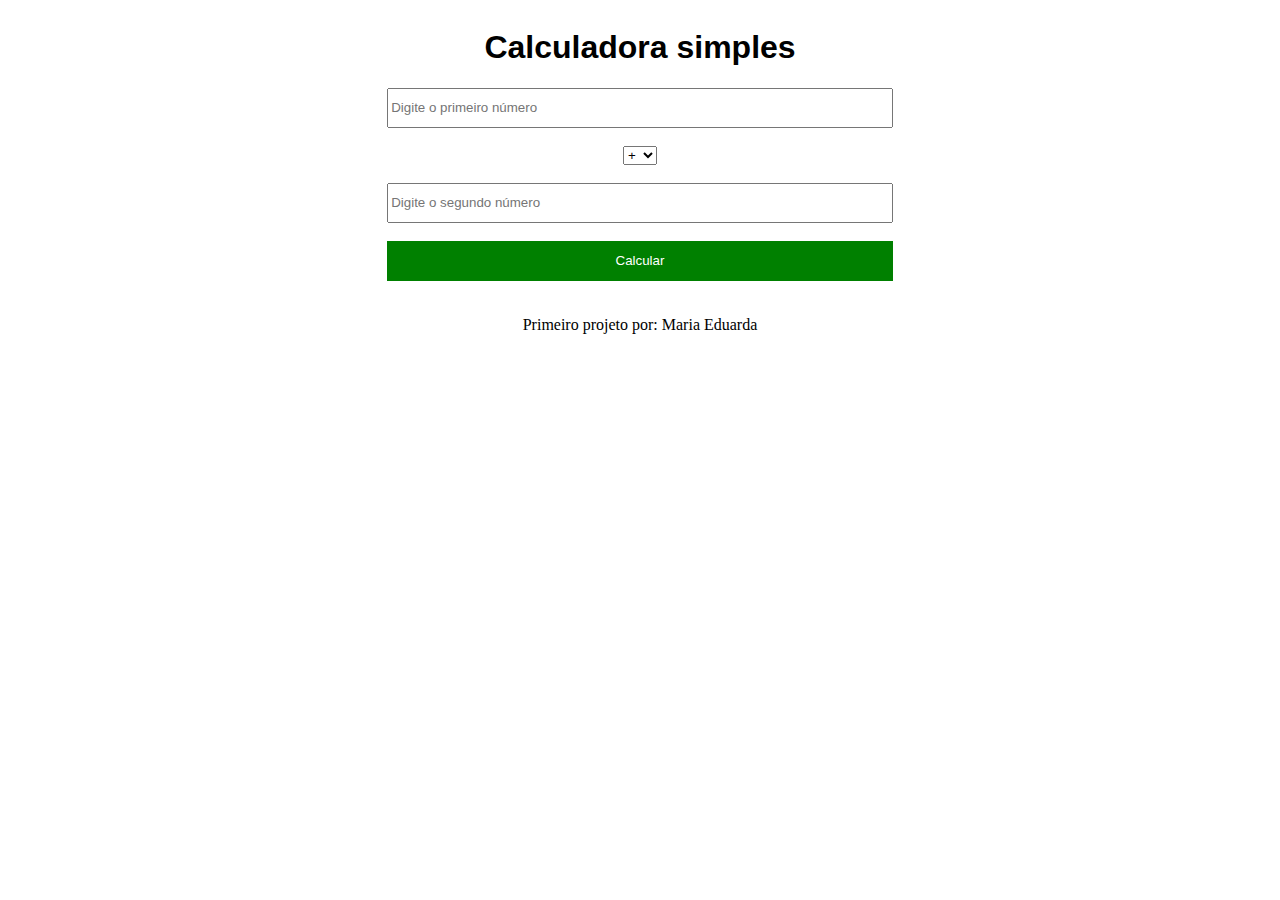
<file: calculadora-simples/index.html>
<!DOCTYPE html>
<html lang="pt-br">
<head>
    <meta charset="UTF-8">
    <meta http-equiv="X-UA-Compatible" content="IE=edge">
    <meta name="viewport" content="width=device-width, initial-scale=1.0">
    <link href="styles.css" rel="stylesheet">
    <title>Calculadora</title>
</head>
<body>
    <header> <!--Cabeçalho-->
    <h1>Calculadora simples</h1>
    </header> <!--Cabeçalho-->

    <div id="form"> <!--Formulário-->
        <input type ="number" id ="n1" placeholder="Digite o primeiro número"> <br> <br> <!--Placeholder é o que fica na caixinha-->
        
        <select id="selector">
            <option value="+" >+</option> <!--O valor é '+' ou seja, ela vale adição e o outro '+' é a mensagem-->
            <option value="-" >-</option>
            <option value="*" >X</option>
            <option value="/" >/</option>
            <option value="%">%</option> 
        </select>

        <br> <br>

        <input type ="number" id ="n2" placeholder="Digite o segundo número"> <br> <br> 

        <button onclick="calcular()">Calcular</button>
    </div>

    <div>
        <h3 id="resultado"></h3> <!--título menorzinho-->
    </div>

    <p id="me">Primeiro projeto por: Maria Eduarda</p> <!--Parágrafo-->

    <script src="./script.js"></script> <!--Linkando o JS no HTML-->
</body>
</html>
</file>
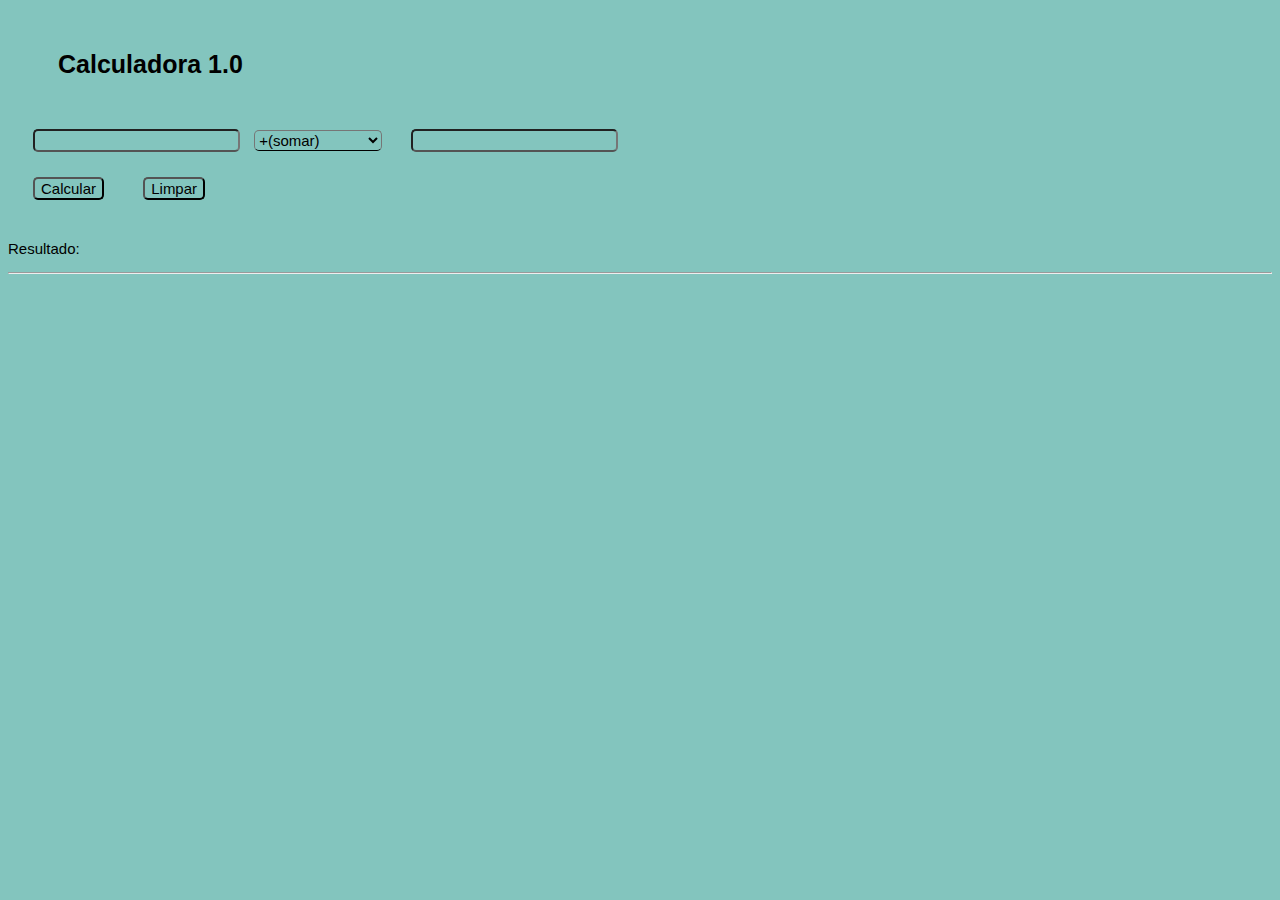
<file: consertando-calculadora/index.html>
<!DOCTYPE html>
<html lang="pt-br">
	<head>
		<meta charset="utf-8">
		<link href="style.css" rel="stylesheet">
		<title>Calculadora</title>		
	</head>
	<body>
		<h1>Calculadora 1.0</h1>
		<input type="number" id="valor1">
			<select id="operadores">
				<optgroup label="Basico">
					<option value="+">	+(somar)</option>
					<option value="-">	-(subtrair)</option>
					<option value="*">	*(multiplicar)</option>
					<option value="/">	/(dividir)</option>
				</optgroup>
				<optgroup label="Outros">
					<option value="raiz">Raiz</option>
					<option value="potencia">Potência</option>
					<option value="fatorial">Fatorial</option>					
					<option value="porcento">Porcentagem</option>
					<option value="media">Média</option>
				</optgroup>
			</select>
		<input type="number" id="valor2" size="5"><br>		
		<input type="button" onclick="calcular()" value="Calcular">
		<input type="button" onclick="limpar()"  value="Limpar">
		<p id="resultado">Resultado:</p>
		<hr>
        <script src="script.js"></script>		
	</body>
</html>
</file>
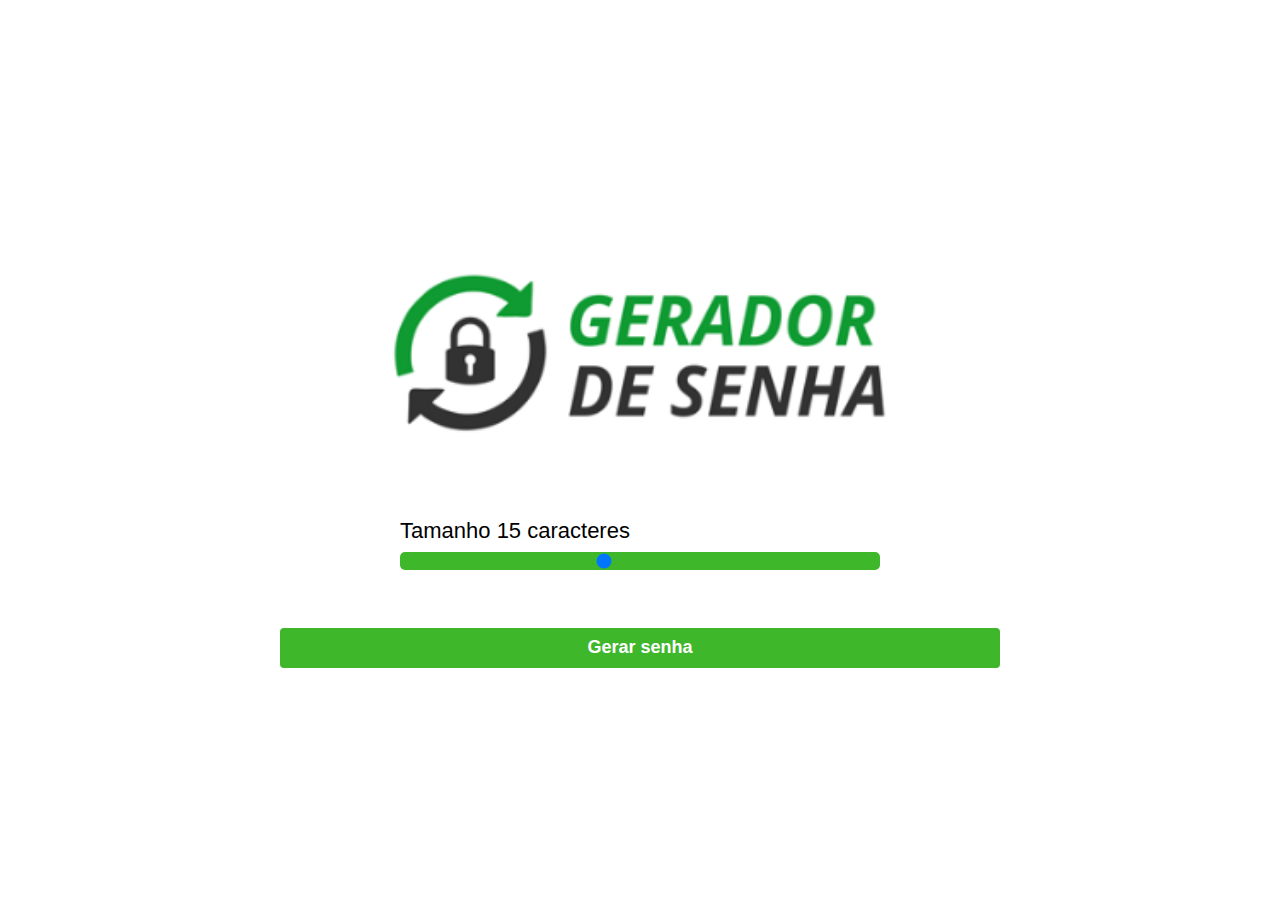
<file: gerador-de-senha/index.html>
<!DOCTYPE html>
<html lang="pt-br">
<head>
    <meta charset="UTF-8">
    <meta http-equiv="X-UA-Compatible" content="IE=edge">
    <meta name="viewport" content="width=device-width, initial-scale=1.0">
    <meta name="keywords" content="Gerador de senhas, gerador password">
    <title>Gerador de senhas</title>

    <link rel="stylesheet" href="style.css">  
</head>
<body>
  
    <img class="logo" src="./assents/gerador.png" alt="Gerador de senha logo" />

    <main class="container-input">
        <span>Tamanho <span id="valor"> </span> caracteres </span>
        <input id="slider" class="slider" type="range" min="4" max="30" value="15" />
    </main>

    <button id="button" class="button-cta" onclick="generatePassword()" >Gerar senha </button>

    <div id="container-password" onclick= "copyPassword()" class="container-password hide" >
        <span class="title">Sua senha gerada foi: </span>
        <span id="password" class="password" ></span>
        <span class="tooltip">Clique na senha para copiar ☝</span>
    </div>


<script src="scripts.js"></script>
</body>
</html>
</file>
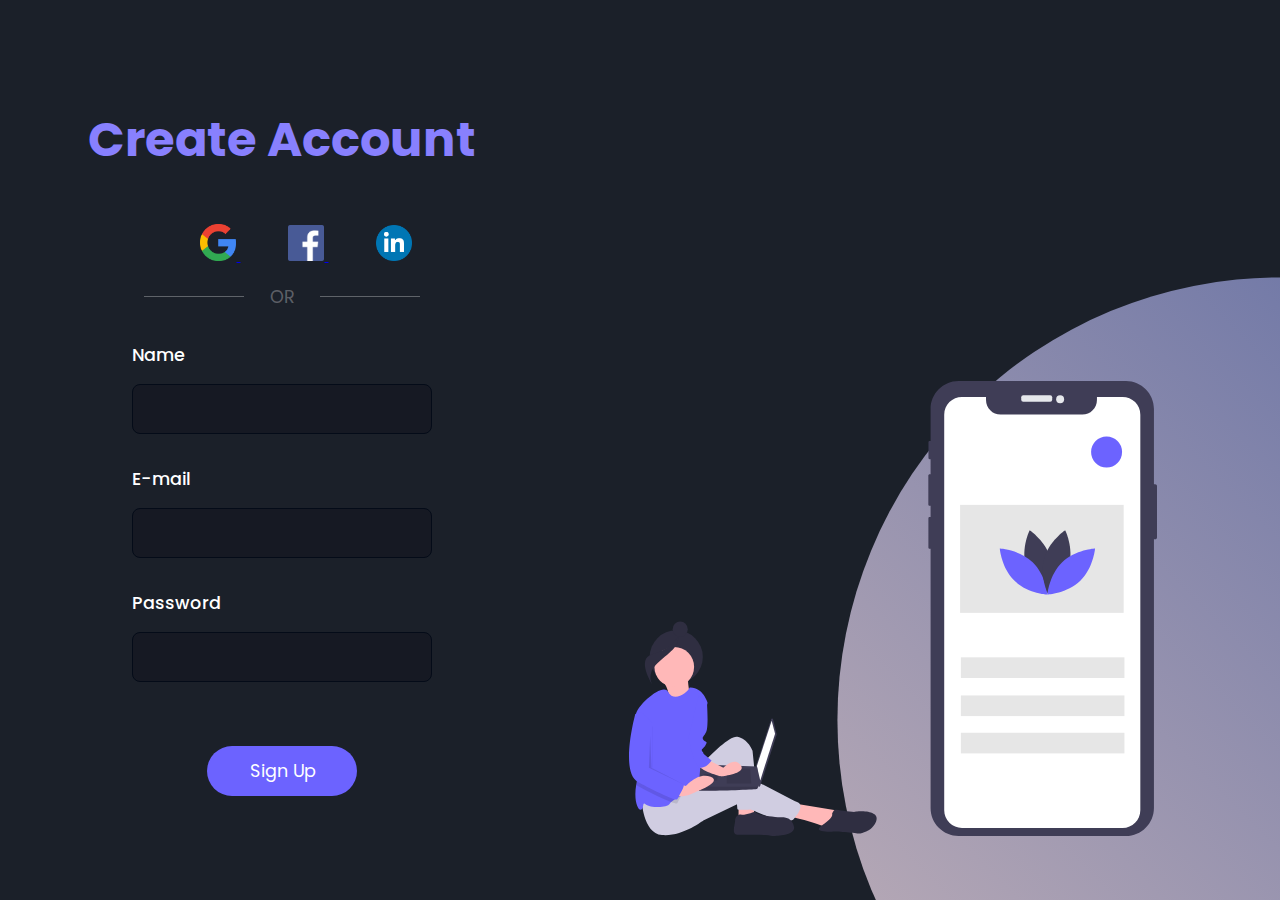
<file: pagina-cadastro/index.html>
<!DOCTYPE html>
<html lang="pt-br">
<head>
    <meta charset="UTF-8">
    <meta http-equiv="X-UA-Compatible" content="IE=edge">
    <meta name="viewport" content="width=device-width, initial-scale=1.0">
    <title>Sign Up Form</title>
    <link rel="stylesheet" href="style.css">
</head>
<body>
    <main>
        <h1>Create Account</h1>
        <div class="social-media">
            <a href="#">
                <img src="assents/google.png" alt="Google">
            </a>
            <a href="#">
                <img src="assents/facebook.png" alt="Facebook">
            </a>
            <a href="#">
                <img src="assents/linkedin.png" alt="Linkedin">
            </a>
        </div>

        <div class="alternative">
            <span>OR</span>
        </div>

        <form action="">
            <label for="name">
                <span>Name</span>
                <input type="text" id="name" name="name">
            </label>

            <label for="email">
                <span>E-mail</span>
                <input type="email" id="email" name="email">
            </label>

            <label for="password">
                <span>Password</span>
                <input type="password" id="password" name="password">
            </label>

            <input type="submit" value="Sign Up" id="button">
        </form>
    </main>
    <section class="images">
        <img src="assents/mobile.svg" alt="Mobile">
        <div class="circle"></div>
    </section>
</body>
</html>
</file>
<file: calculadora-simples/styles.css>
body{
    display: flex;
    text-align: center;
    align-items: center;
    flex-direction: column; /*Tudo se forma uma coluna */
}

h1{
    font-family: sans-serif;
    font-weight: bolder;
}

input{
    width: 100%;
    height: 40px;
    box-sizing: border-box;
}

#form{
    width: 40%;
}

button{
    background-color: green;
    color: white;
    border: none;
    width: 100%;
    height: 40px;
    box-sizing: border-box;
}

button:hover{ /*Mudar coisas quando passa o mouse*/
    cursor: pointer;
    background-color: rgb(0,82,0);
}

h3{
    font-family: sans-serif;
}
</file>
<file: consertando-calculadora/style.css>
*{
    font-family: Arial, Helvetica, sans-serif;
    font-size: 15px;
    background-color: #83c5be;
    flex-direction: column;
}

body{
    flex-direction: column;
}

h1{
    font-size: 25px;
    align-items: center;
    margin-top: 50px;
    margin-left: 50px;
    margin-right: 50px;
    margin-bottom: 50px;
    flex-direction: column;
}

input{
    margin-top: 0px;
    margin-left: 25px;
    margin-right: 10px;
    margin-bottom: 25px;
}

optgroup{
    font-size: 20px;
    font-family: Impact, Haettenschweiler, 'Arial Narrow Bold', sans-serif;

}

option{
    font-size: 15px;
}

select{
    border-bottom-color: black;
    border-radius: 5px;
    border-style:double;
}

input{
    border-bottom-color: black;
    border-radius: 5px;
}
</file>
<file: gerador-de-senha/style.css>
*{
    font-family: sans-serif;
    width: 100%;
    margin: 0 auto;
    box-sizing: border-box;
}

body{
    background-color: rgb(252, 252, 252)250, 244, 244;
    width: 100%;
    height: 100vh;
    display: flex;
    justify-content: center;
    align-items: center;
    flex-direction: column;
}

.logo{
    max-width: 600px;
    margin-bottom: 24px;
}

.container-input{
    max-width: 480px;
    margin: 14px 0;
}

.container-input span{
    color: black;
    font-size: 22px;
}

.slider{
    -webkit-appearance: none;
    width: 100%;
    border-radius: 5px;
    background-color: #3EB72B;
    height: 18px;
    outline: none;
    margin-top: 8px;
}

.button-cta{
    height: 40px;
    background-color: #3EB72B;
    border: 0;
    border-radius: 4px;
    cursor: pointer;
    margin-top: 40px;
    color: #FFF;
    font-weight: bold;
    font-size: 18px;
    max-width: 720px;
    }

.container-password{
    max-width: 480px;
    margin: 14px 0;
    display: flex;
    align-items: center;
    flex-direction: column;
    cursor: pointer;
}

.title{
    text-align: center;
    color: black;
    font-size: 28px;
    margin-top: 24px;
    margin-bottom: 8px;
}

.password{
    height: 60px;
    background-color: #313131;
    border-radius: 4px;
    display: flex;
    justify-content: center;
    justify-items: center;
    align-items: center;
    color: #FFF;
    border: 1px solid #313131;
    transition: 0.5s;

}

.password:hover{
    transform: scale(1.05);
}

.tooltip{
    color: black;
    position: relative;
    top: 20px;
    padding: 6px 8px;
    background-color: rgb(117, 115, 115);
    text-align: center;
    font-size: 16px;
    border-radius: 6px;
    visibility: hidden;
    opacity: 0;
    transition: all 0.5s ease-in-out;
}

.hide{
    display: none;
}

.container-password:hover .tooltip{
    visibility: visible;
    bottom: 50px;
    opacity: 1;
}
</file>
<file: pagina-cadastro/style.css>
@import url('https://fonts.googleapis.com/css2?family=Poppins&display=swap');

* {
    margin: 0;
    padding: 0;
    border: 0;
    box-sizing: border-box;
    font-family: "Poppins",sans-serif;
}

body{
    background: #1B2029;
    color: white;
    font-weight: 500;
    display: flex;
    min-height: 100vh;
}

main{
    width: 50vw;
    display: flex;
    flex-direction: column;
    align-items: center;
    justify-content: center;
}

main h1{
    color: #8880FE;
    font-size: 3rem;
    margin-bottom: 3rem;
}

main.social-media{
    display: flex;
    align-content: center;
}

main.social-media a {
    text-decoration: none;
}

main .social-media img{
    width: 36px;
    margin-left: 3rem;

}

main .alternative{
    margin-top: 1rem;
}

main .alternative span{
    font-size: 1.1rem;
    font-weight: 400;
    color: rgba(255, 255, 255, 0.3);
    position: relative;
}

main .alternative span::before, main .alternative span::after{
    position: absolute;
    content: "";
    height: 1px;
    width: 100px;
    bottom: 50%;
    right: 50px;
    background: rgba(255, 255, 255, 0.3);
}

main .alternative span::after{
    left: 50px;
}

main.social-media a:first-child img{
    margin-left: 0;
}

main form{
    display: flex;
    flex-direction: column;
    align-items: center;
}

main form label{
    display: flex;
    flex-direction: column;
}

main form label span{
    font-size: 1.1rem;
    margin-top: 2rem;
}

main form input{
    background: #161923;
    width: 300px;
    height: 50px;
    padding: 0 0.5rem;
    margin-top: 1rem;
    outline: none;
    color: rgba(166, 166, 166);
    font-size: 1rem;
    border: 1px solid #040B18;
    border-radius: 8px;
}

main form input[type="submit"] {
    cursor: pointer;
    width: 50%;
    margin-top: 4rem;
    border: none;
    border-radius: 32px;
    background: #6C63FF;
    color: white;
    font-size: 1.1rem;
    transition: all .3s ease-in-out;
}

main form input[type="submit"]:hover {
    background: #5952d4;
}

section.images{
    display: flex;
    align-items: flex-end;
    padding: 4rem;
}

section.images img{
    width: 90%;
}

section.images .circle{
    position: absolute;
    height: 100%;
    width: 100%;
    top: 0;
    left: 0;
    padding: 0;
    background: linear-gradient(45deg, #e8cbc0, #636fa4);
    clip-path: circle(40% at right 80%);
    z-index: -1;
}
</file>
